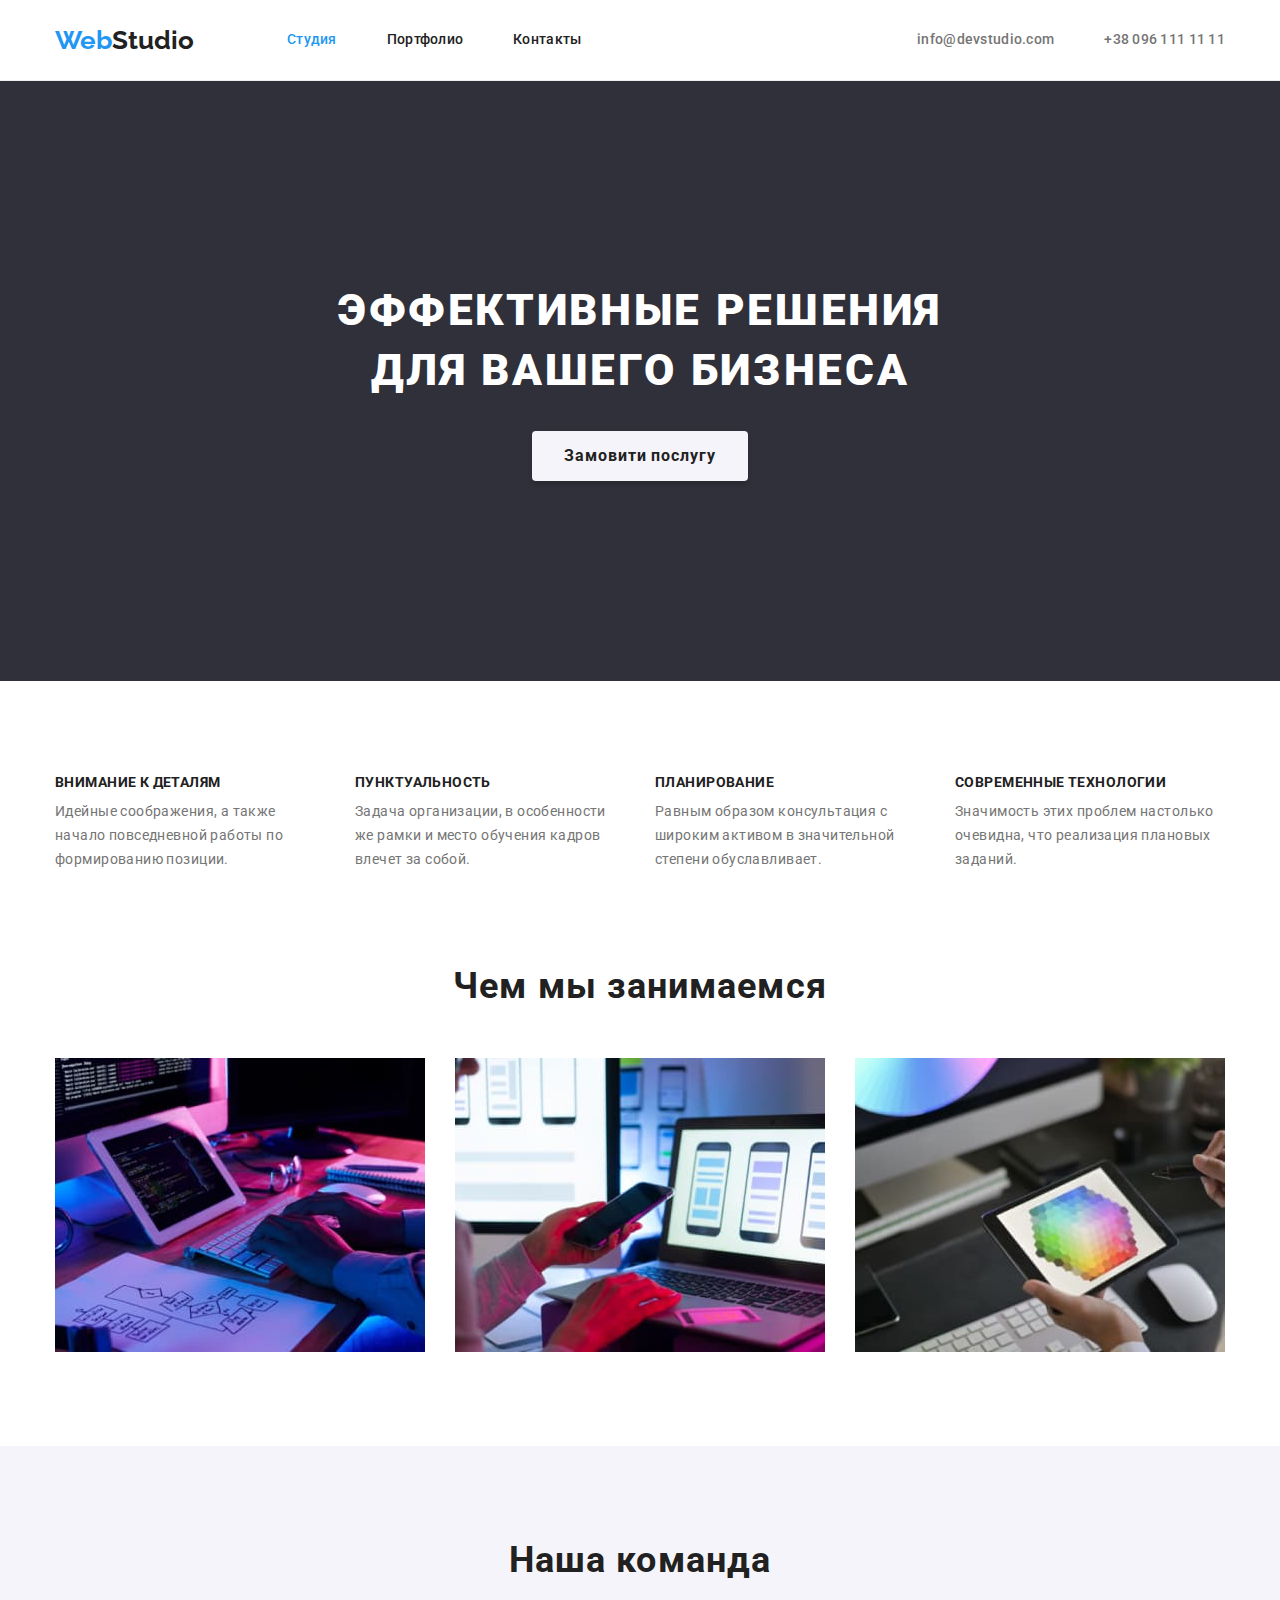
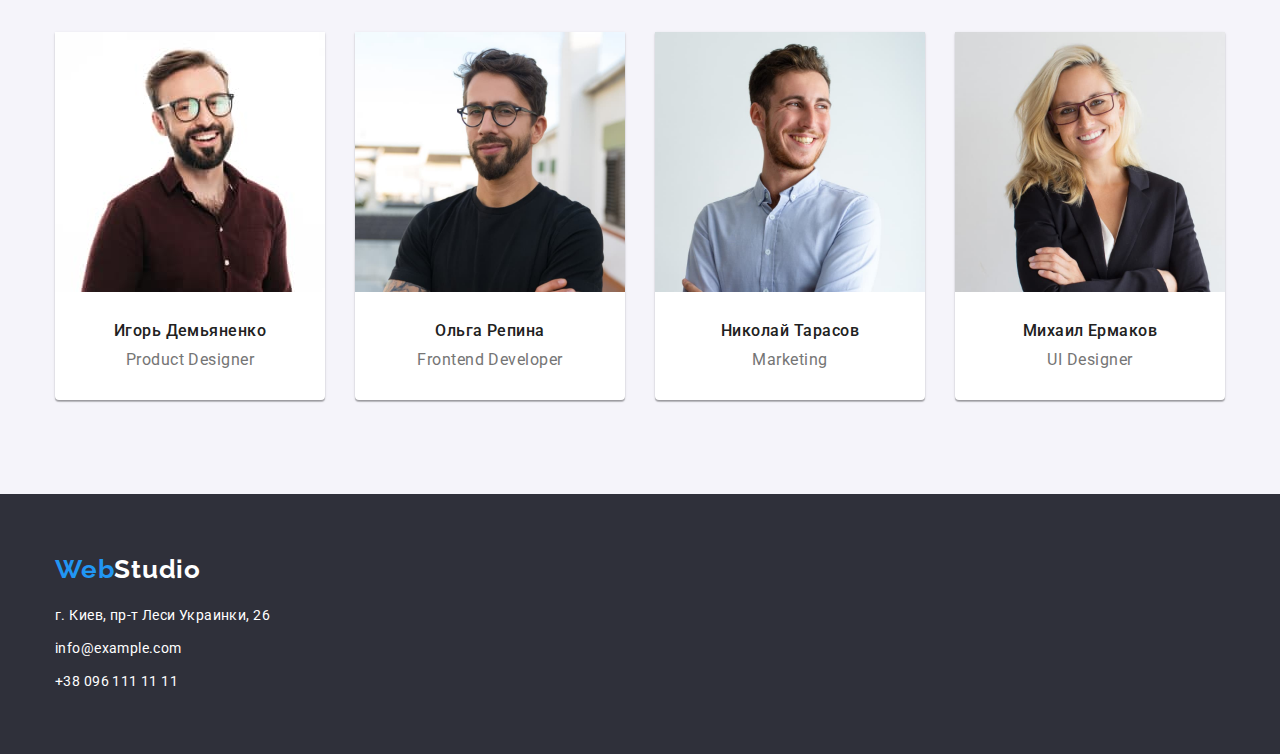
<file: index.html>
<!DOCTYPE html>
<html lang="en">
  <head>
    <meta charset="UTF-8" />
    <meta http-equiv="X-UA-Compatible" content="IE=edge" />
    <meta name="viewport" content="width=device-width, initial-scale=1.0" />
    <title>Студія</title>
    <link rel="preconnect" href="https://fonts.googleapis.com" />
    <link rel="preconnect" href="https://fonts.gstatic.com" crossorigin />
    <link
      href="https://fonts.googleapis.com/css2?family=Raleway:wght@700&family=Roboto:wght@400;500;700;900&display=swap"
      rel="stylesheet"
    />
    <link
      rel="stylesheet"
      href="https://cdnjs.cloudflare.com/ajax/libs/modern-normalize/1.1.0/modern-normalize.min.css"
    />
    <link rel="stylesheet" href="./css/styles.css" />
  </head>
  <body>
    <header class="page-header">
      <div class="container flex-header">
        <nav class="nav-flex">
          <a class="logo" href="./index.html">
            <span class="logo-accent">Web</span>Studio</a
          >
          <ul class="site-nav list-general">
            <li><a class="link current" href="./index.html">Студия</a></li>
            <li><a class="link" href="./portfolio.html">Портфолио</a></li>
            <li><a class="link" href="">Контакты</a></li>
          </ul>
        </nav>
        <ul class="header-contacts list-general">
          <li>
            <a class="link" href="emailto:info@devstudio.com"
              >info@devstudio.com
            </a>
          </li>
          <li>
            <a class="link" href="tel:+380961111111"> +38 096 111 11 11</a>
          </li>
        </ul>
      </div>
    </header>
    <main>
      <section class="hero">
        <h1 class="hero-title">
          Эффективные решения <br />
          для вашего бизнеса
        </h1>
        <button type="button" class="hero-button">Замовити послугу</button>
      </section>
      <section class="preference-all">
        <div class="container">
          <h2 class="preference">Наши преимущества</h2>
          <ul class="list-general preference-list">
            <li class="preference-item">
              <h3 class="title-preference">Внимание к деталям</h3>
              <p class="text-preference">
                Идейные соображения, а также начало повседневной работы по
                формированию позиции.
              </p>
            </li>
            <li class="preference-item">
              <h3 class="title-preference">Пунктуальность</h3>
              <p class="text-preference">
                Задача организации, в особенности же рамки и место обучения
                кадров влечет за собой.
              </p>
            </li>
            <li class="preference-item">
              <h3 class="title-preference">Планирование</h3>
              <p class="text-preference">
                Равным образом консультация с широким активом в значительной
                степени обуславливает.
              </p>
            </li>
            <li class="preference-item">
              <h3 class="title-preference">Современные технологии</h3>
              <p class="text-preference">
                Значимость этих проблем настолько очевидна, что реализация
                плановых заданий.
              </p>
            </li>
          </ul>
        </div>
      </section>
      <section class="occupation-all">
        <div class="container">
          <h2 class="title-general">Чем мы занимаемся</h2>
          <ul class="list-general occupation-list">
            <li class="occupation-box">
              <img
                src="./images/what-we-do/img-1-programming-hands.jpg"
                alt="руки на клавіатурі"
                width="370"
              />
            </li>
            <li class="occupation-box">
              <img
                src="./images/what-we-do/img-2-design-programs-on-the-phone.jpg"
                alt="дизайн програми на телефон"
                width="370"
              />
            </li>
            <li class="occupation-box">
              <img
                src="./images/what-we-do/img-3tablet-with-color-palette.jpg"
                alt="планшет із палітрою"
                width="370"
              />
            </li>
          </ul>
        </div>
      </section>
      <section class="team-all">
        <div class="container">
          <h2 class="title-general">Наша команда</h2>
          <ul class="list-general team-list">
            <li class="team-card">
              <img
                src="./images/team/img1-product-designer.jpg"
                alt="Чоловік із бородою та в окулярах у сорочці"
                width="370"
              />
              <div class="team-text">
                <h3 class="worker-name">Игорь Демьяненко</h3>
                <p class="worker-position">Product Designer</p>
              </div>
            </li>
            <li class="team-card">
              <img
                src="./images/team/img2-frontend-developer.jpg"
                alt="Блондинка в окулярах"
                width="370"
              />
              <div class="team-text">
                <h3 class="worker-name">Ольга Репина</h3>
                <p class="worker-position">Frontend Developer</p>
              </div>
            </li>
            <li class="team-card">
              <img
                src="./images/team/img3-marketing.jpg"
                alt="Чоловік у голубій сорочці"
                width="370"
              />
              <div class="team-text">
                <h3 class="worker-name">Николай Тарасов</h3>
                <p class="worker-position">Marketing</p>
              </div>
            </li>
            <li class="team-card">
              <img
                src="./images/team/img4-ui-designer.jpg"
                alt="Чоловік із бородою та в окулярах у футболці"
                width="370"
              />
              <div class="team-text">
                <h3 class="worker-name">Михаил Ермаков</h3>
                <p class="worker-position">UI Designer</p>
              </div>
            </li>
          </ul>
        </div>
      </section>
    </main>
    <footer class="footer">
      <div class="container">
        <a class="footer-logo" href="./index.html">
          <span class="logo-accent">Web</span>Studio</a
        >
        <address class="address-all">
          <ul class="list-general footer-contacts">
            <li>
              <a
                class="street-address"
                href="https://bit.ly/3pXMvUd"
                target="_blank"
                rel="noopener noreferrer"
                >г. Киев, пр-т Леси Украинки, 26</a
              >
            </li>
            <li>
              <a class="link" href="mailto:info@devstudio.com"
                >info@example.com</a
              >
            </li>
            <li>
              <a class="link" href="tel:+380961111111">+38 096 111 11 11</a>
            </li>
          </ul>
        </address>
      </div>
    </footer>
  </body>
</html>
</file>
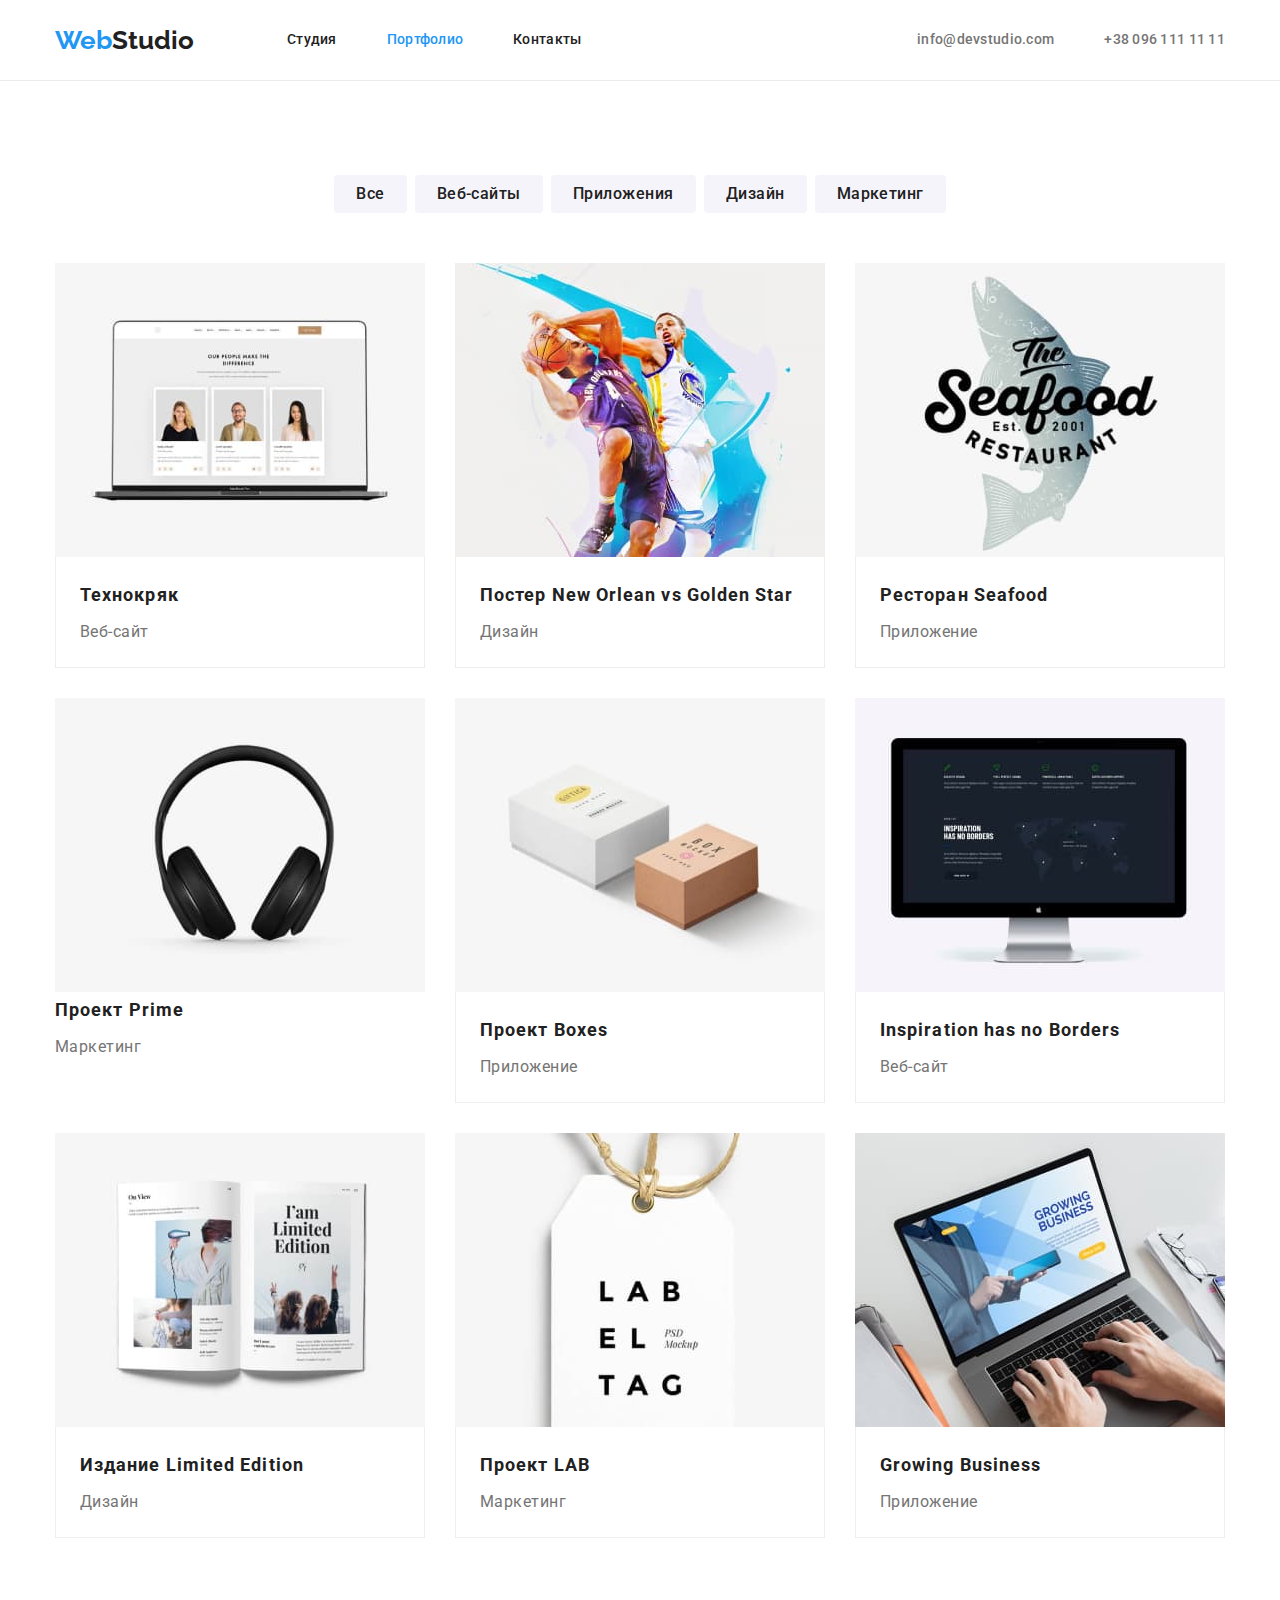
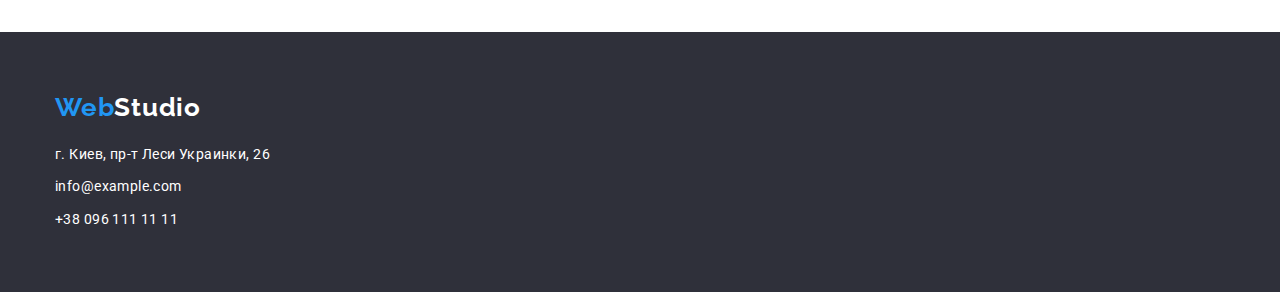
<file: portfolio.html>
<!DOCTYPE html>
<html lang="en">
  <head>
    <meta charset="UTF-8" />
    <meta http-equiv="X-UA-Compatible" content="IE=edge" />
    <meta name="viewport" content="width=device-width, initial-scale=1.0" />
    <title>Студія</title>
    <link rel="preconnect" href="https://fonts.googleapis.com" />
    <link rel="preconnect" href="https://fonts.gstatic.com" crossorigin />
    <link
      href="https://fonts.googleapis.com/css2?family=Raleway:wght@700&family=Roboto:wght@400;500;700;900&display=swap"
      rel="stylesheet"
    />
    <link
      rel="stylesheet"
      href="https://cdnjs.cloudflare.com/ajax/libs/modern-normalize/1.1.0/modern-normalize.min.css"
    />
    <link rel="stylesheet" href="./css/styles.css" />
  </head>
  <body>
    <header class="page-header">
      <div class="container flex-header">
        <nav class="nav-flex">
          <a class="logo" href="./index.html">
            <span class="logo-accent">Web</span>Studio</a
          >
          <ul class="site-nav list-general">
            <li><a class="link" href="./index.html">Студия</a></li>
            <li>
              <a class="link current" href="./portfolio.html">Портфолио</a>
            </li>
            <li><a class="link" href="">Контакты</a></li>
          </ul>
        </nav>
        <ul class="header-contacts list-general">
          <li>
            <a class="link" href="emailto:info@devstudio.com"
              >info@devstudio.com
            </a>
          </li>
          <li>
            <a class="link" href="tel:+380961111111"> +38 096 111 11 11</a>
          </li>
        </ul>
      </div>
    </header>
    <main>
      <section class="examples-section">
        <div class="container">
          <h1 class="examples">Приклади наших робіт</h1>
          <ul class="examples-button-list list-general">
            <li><button type="button" class="examples-button">Все</button></li>
            <li>
              <button type="button" class="examples-button">Веб-сайты</button>
            </li>
            <li>
              <button type="button" class="examples-button">Приложения</button>
            </li>
            <li>
              <button type="button" class="examples-button">Дизайн</button>
            </li>
            <li>
              <button type="button" class="examples-button">Маркетинг</button>
            </li>
          </ul>
          <ul class="list-general examples-list">
            <li class="examples-box">
              <a href="" class="examples-link">
                <img
                  src="./images/portfolio/technokrak.jpg"
                  alt="Екран із зображеннями"
                  width="100%"
                  height="294"
                />
                <div class="examples-text-box">
                  <h2 class="examples-title">Технокряк</h2>
                  <p class="examples-text">Веб-сайт</p>
                </div>
              </a>
            </li>
            <li class="examples-box">
              <a href="" class="examples-link">
                <img
                  src="./images/portfolio/new-orlean-vs-golden-star.jpg"
                  alt="Два баскетболіста"
                  width="370"
                  height="294"
                />
                <div class="examples-text-box">
                  <h2 class="examples-title">
                    Постер New Orlean vs Golden Star
                  </h2>
                  <p class="examples-text">Дизайн</p>
                </div>
              </a>
            </li>
            <li class="examples-box">
              <a href="" class="examples-link">
                <img
                  src="./images/portfolio/seafood.jpg"
                  alt=" Емблема seafood"
                  width="370"
                  height="294"
                />
                <div class="examples-text-box">
                  <h2 class="examples-title">Ресторан Seafood</h2>
                  <p class="examples-text">Приложение</p>
                </div>
              </a>
            </li>
            <li class="examples-box">
              <a href="" class="examples-link">
                <img
                  src="./images/portfolio/prime.jpg"
                  alt="Великі чорні навушники"
                  width="370"
                  height="294"
                />
                <h2 class="examples-title">Проект Prime</h2>
                <p class="examples-text">Маркетинг</p>
              </a>
            </li>
            <li class="examples-box">
              <a href="" class="examples-link">
                <img
                  src="./images/portfolio/boxes.jpg"
                  alt="Два ящики"
                  width="370"
                  height="294"
                />
                <div class="examples-text-box">
                  <h2 class="examples-title">Проект Boxes</h2>
                  <p class="examples-text">Приложение</p>
                </div>
              </a>
            </li>
            <li class="examples-box">
              <a href="" class="examples-link">
                <img
                  src="./images/portfolio/inspiration-has-no-borders.jpg"
                  alt="Екран із зображенням карти світу"
                  width="370"
                  height="294"
                />
                <div class="examples-text-box">
                  <h2 class="examples-title">Inspiration has no Borders</h2>
                  <p class="examples-text">Веб-сайт</p>
                </div>
              </a>
            </li>
            <li class="examples-box">
              <a href="" class="examples-link">
                <img
                  src="./images/portfolio/limited-edition.jpg"
                  alt="Розкритий журнал із заголовком I`am Limited Edition"
                  width="370"
                  height="294"
                />
                <div class="examples-text-box">
                  <h2 class="examples-title">Издание Limited Edition</h2>
                  <p class="examples-text">Дизайн</p>
                </div>
              </a>
            </li>
            <li class="examples-box">
              <a href="" class="examples-link">
                <img
                  src="./images/portfolio/lab.jpg"
                  alt=" Бірка LAB EL TAG"
                  width="370"
                  height="294"
                />
                <div class="examples-text-box">
                  <h2 class="examples-title">Проект LAB</h2>
                  <p class="examples-text">Маркетинг</p>
                </div>
              </a>
            </li>
            <li class="examples-box">
              <a href="" class="examples-link">
                <img
                  src="./images/portfolio/growing-business.jpg"
                  alt="Ноутбук із зображенням Growing Business"
                  width="370"
                  height="294"
                />
                <div class="examples-text-box">
                  <h2 class="examples-title">Growing Business</h2>
                  <p class="examples-text">Приложение</p>
                </div>
              </a>
            </li>
          </ul>
        </div>
      </section>
    </main>
    <footer class="footer">
      <div class="container">
        <a class="footer-logo" href="./index.html">
          <span class="logo-accent">Web</span>Studio</a
        >
        <address class="address-all">
          <ul class="list-general footer-contacts">
            <li>
              <a
                class="street-address"
                href="https://bit.ly/3pXMvUd"
                target="_blank"
                rel="noopener noreferrer"
                >г. Киев, пр-т Леси Украинки, 26</a
              >
            </li>
            <li>
              <a class="link" href="mailto:info@devstudio.com"
                >info@example.com</a
              >
            </li>
            <li>
              <a class="link" href="tel:+380961111111">+38 096 111 11 11</a>
            </li>
          </ul>
        </address>
      </div>
    </footer>
  </body>
</html>
</file>
<file: css/styles.css>
/* Змінні кольори */
:root {
  --primary-background-color: rgba(255,255,255,1);
  --primary-tex-color: rgba(117,117,117,1);
  --title-text-color: rgba(33,33,33,1);
  --background-color-hover: rgba(33,150,243,1);
  --button-background-color-normal:rgba(245, 244, 250, 1);
  --logo-color:rgba(33,33,33,1);
  --logo-accent-color:rgba(33,150,243,1);
  --hero-background-color: rgba(47,48,58,1);
  --site-nav-color:rgba(33,33,33,1);
  --hero-title-color: rgba(255,255,255,1);
  --hero-button-color: rgba(245,244,250,1);
  --button-hover-color:rgba(255,255,255,1);
  --team-background-color:rgba(245,244,250,1);
  --footer-background-color:rgba(47,48,58,1);
  --current-color:rgba(33,150,243,1);
  --footer-logo-color: rgba(255,255,255,1);
  --street-address-color:rgba(255,255,255,1);
  --examples-button-background-color:rgba(245,244,250,1);
  --examples-border: rgba(238, 238, 238, 1);
  --header-border:rgba(236, 236, 236, 1);
}
/* Тіло */
body {
  font-family: 'Roboto', sans-serif;
  font-size: 14px;
  color: var(--primary-tex-color);
  background-color: var(--primary-background-color) ;
}

h1,
h2,
h3,
h4,
h5,
ul,
p {
  margin-top: 0;
  margin-bottom: 0;
  padding: 0;
}

img {
  display: block;
  max-width: 100%;
  height: auto;
}
.container {
  width: 1200px;
  padding-left: 15px;
  padding-right: 15px;
  margin: 0px auto;
}
.list-general {
  list-style: none;
  padding: 0;
  margin: 0;
}
.page-header {
  border-bottom: 1px solid var(--header-border);
}
.flex-header,
.site-nav,
.nav-flex {
  display: flex;
  justify-content:center;
}

address {
  font-style: normal;
}

.logo {
  display: block;
  padding-top: 25px;
  padding-bottom: 24px;
  margin-right: 93px;

  text-decoration: none;
  font-family: 'Raleway', sans-serif;
  font-weight: 700;
  font-size: 26px;
  line-height: 1.19;
  color: var(--logo-color);
}
.logo-accent {
  color: var(--logo-accent-color);
}

.site-nav .link,
.header-contacts .link {
  display: block;
  text-align: center;
  padding-top: 32px;
  padding-bottom: 32px;
}
.site-nav li:not(:last-child),
.header-contacts li:not(:last-child) {
  margin-right: 50px;
}

.header-contacts {
  display:flex;
  align-items: center;
  margin-left: auto;
}

.site-nav .link,
.header-contacts .link {
  font-weight: 500;
  font-size: 14px;
  line-height: 1.14;
  letter-spacing: 0.02em;
  text-decoration: none;
}
.site-nav .link {
  color: var(--site-nav-color);
}
.header-contacts .link {
  color: inherit;
}

.site-nav .link:hover,
.site-nav .link:focus,
.header-contacts .link:hover,
.header-contacts .link:focus,
.footer-contacts .link:hover,
.footer-contacts .link:focus,
.street-address:hover,
.street-address:focus {
  color: var(--background-color-hover);
}

.hero {
  background-color: var(--hero-background-color);
  text-align: center;
  padding: 200px 0px;
}
.hero-title {
  margin-top: 0;
  margin-bottom: 30px;
  font-weight: 900;
  font-size: 44px;
  line-height: 1.36;
  letter-spacing: 0.06em;
  text-transform: uppercase;
  color: var(--hero-title-color)
}

.hero-button {
  padding: 10px 32px;
  border-width: 0;
  border-radius: 4px;
  box-shadow: 0px 4px 4px rgb(0 0 0 / 15%);
  min-width: 200px;
  font-family: inherit;
  font-weight: 700;
  font-size: 16px;
  line-height: 1.87;
  letter-spacing: 0.06em;
  color: var(--hero-button-color);
}

.hero-button,
.examples-button {
  color: var(--title-text-color);
  background-color: var(--button-background-color-normal);
  cursor: pointer;
}

.hero-button:hover,
.examples-button:hover {
  color: var(--button-hover-color);
  background-color: var(--background-color-hover);
}

/* Наші переваги */

.preference-all,
.occupation-all,
.team-all {
  padding: 94px 0px;
}
.preference-list {
  display: flex;
}

.preference,
.examples {
  position: absolute; 
  width: 1px; 
  height: 1px; 
  margin: -1px; 
  border: 0; 
  padding: 0; 
  white-space: nowrap; 
  clip-path: inset(100%); 
  clip: rect(0 0 0 0); 
  overflow: hidden; 
}
.preference-list .preference-item {
  width: 270px;
}
.preference-list li:not(:last-child) {
 margin-right: 30px;
}
.title-preference {
  margin-bottom: 10px;
  text-transform: uppercase;
  color: var(--title-text-color);
  font-weight: 700;
  font-size: 14px;
  line-height: 1.14;
  letter-spacing: 0.03em;

}
.text-preference {
  font-size: 14px;
  line-height: 1.71;
  letter-spacing: 0.03em;
}

/* Чим ми займаємось */
.occupation-all { 
  padding-top: 0;
}
.occupation-list {
  display: flex;
}
.occupation-box:not(:nth-child(3n)) {
  margin-right: 30px;
}
/* Наша команда */
.team-all {
  background-color: var(--team-background-color);
}

.title-general {
  margin-bottom: 50px;
  color: var(--title-text-color);
  font-weight: 700;
  font-size: 36px;
  line-height: 1.16;
  letter-spacing: 0.03em;
  text-align: center;
}

.team-list {
  display: flex;
}

.team-list li:not(:last-child) {
  margin-right: 30px;
}
.team-card {
  width: 270px;
  background-color: rgba(255, 255, 255, 1);
  box-shadow: 0px 1px 3px rgb(0 0 0 / 12%), 0px 1px 1px rgb(0 0 0 / 14%), 0px 2px 1px rgb(0 0 0 / 20%);
  border-radius: 0px 0px 4px 4px;
}
.team-text {
  padding: 30px 32px;
  text-align: center;
}
.worker-name {
  margin-bottom: 10px;
  color: var(--title-text-color);
  font-weight: 500;
  font-size: 16px;
  line-height: 1.18;
  letter-spacing: 0.03em;
}

.worker-position {
  font-size: 16px;
  line-height: 1.18;
  letter-spacing: 0.03em;
}

/*  Адреса */

.footer {
  padding: 60px 0px;
  background-color: var(--footer-background-color);
}

.footer-logo {
  display: inline-block;
  margin-bottom: 20px;
  font-family: 'Raleway', sans-serif;
  font-weight: 700;
  font-size: 26px;
  line-height: 1.19;
  letter-spacing: 0.03em;
  text-decoration: none;
  color: var(--footer-logo-color);
}

.street-address {
  font-size: 14px;
  line-height: 1.71;
  letter-spacing: 0.03em;
  text-decoration: none;
  text-align: left;
  color: var(--street-address-color);
}

.footer-contacts .link{
  font-size: 14px;
  line-height: 1.71;
  letter-spacing: 0.03em;
  text-decoration: none;
  text-align: left;
  color: var(--footer-logo-color);
}

.footer-contacts li:not(:last-child) { 
  margin-bottom: 9px;
}

.site-nav >li .current {
  color: var(--current-color);
}

/* Портфоліо */

.examples-section { 
  padding-top: 94px;
  padding-bottom: 94px;
}
.examples-button-list {
  display: flex;
  justify-content:center;
  margin-bottom: 50px;
}
.examples-button-list li:not(:last-child) {
    margin-right: 8px;
}
.examples-button {
  padding: 6px 22px;
  border: transparent;
  border-radius: 4px;
  font-family: inherit;
  font-weight: 500;
  font-size: 16px;
  line-height: 1.62;
  letter-spacing: 0.03em;
  background-color: var(--examples-button-background-color)
}

.examples-list {
  display: flex;
  flex-wrap: wrap;
}
.examples-text-box {
  padding: 20px 24px;
  border-left: 1px solid var(--examples-border);
  border-right: 1px solid var(--examples-border);
  border-bottom: 1px solid var(--examples-border);
}
.examples-title {
  margin-bottom: 4px;
  font-weight: 700;
  font-size: 18px;
  line-height: 2;
  letter-spacing: 0.06em;
  text-decoration: none;
  color: var(--title-text-color);
}

.examples-text {
  font-size: 16px;
  line-height: 1.87;
  letter-spacing: 0.03em;
  text-decoration: none;
  color: var(--primary-tex-color);
}
.examples-box{
  width: 370px;
}
.examples-box:not(:nth-child(3n)) {
  margin-right: 30px;
}
.examples-box:not(:nth-last-child(-n + 3)) {
  margin-bottom: 30px;
}
.examples-link {
  text-decoration: none;
}
</file>
